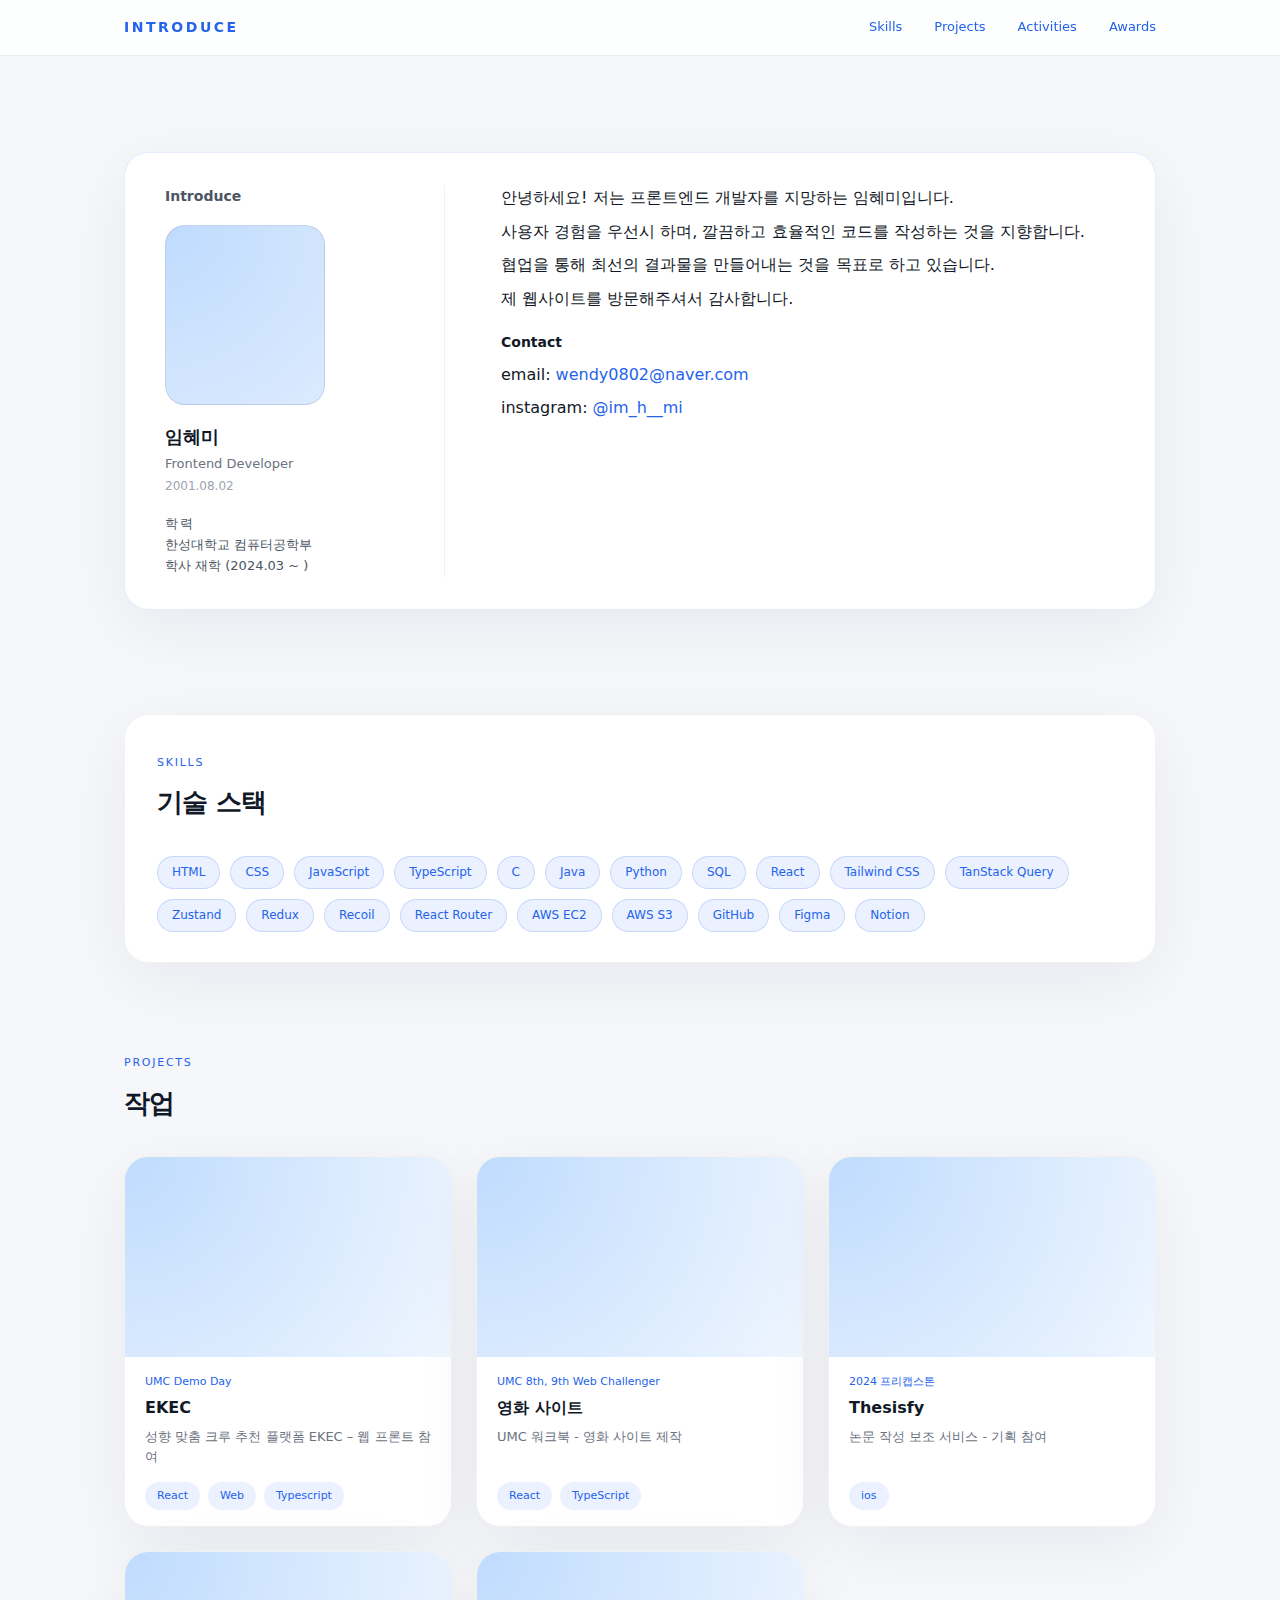
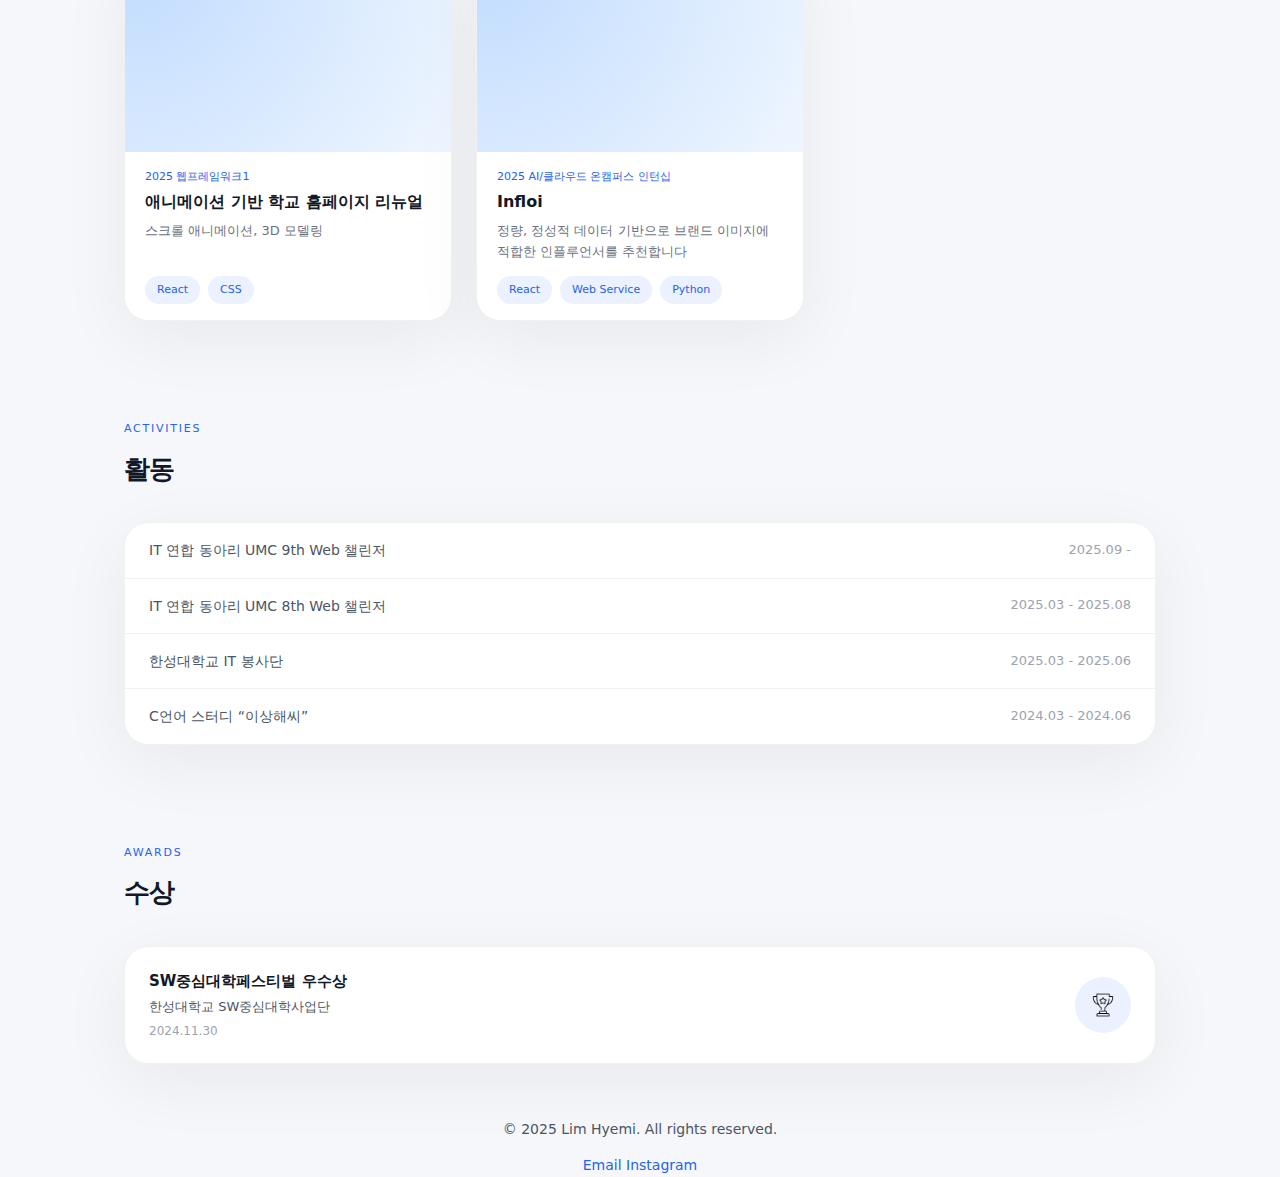
<file: index.html>
<!DOCTYPE html>
<html lang="ko">
  <head>
    <meta charset="UTF-8" />
    <meta name="viewport" content="width=device-width, initial-scale=1.0" />
    <title>Portfolio</title>
    <link rel="stylesheet" href="style.css" />
  </head>

  <body>
    <!-- 내비게이션-->
    <nav class="nav">
      <div class="nav-inner">
        <div class="nav-logo">Introduce</div>
        <ul class="nav-menu">
          <li><a href="#skills">Skills</a></li>
          <li><a href="#projects">Projects</a></li>
          <li><a href="#activities">Activities</a></li>
          <li><a href="#awards">Awards</a></li>
        </ul>
      </div>
    </nav>

    <main>
      <section class="intro-wrapper">
        <div class="intro-card">
          <div class="intro-left">
            <h3 class="section-small-title">Introduce</h3>

            <div class="profile-img-box"></div>

            <p class="name">임혜미</p>
            <p class="role">Frontend Developer</p>
            <p class="birth">2001.08.02</p>

            <div class="intro-edu">
              <p class="subtitle">학력</p>
              <p>한성대학교 컴퓨터공학부</p>
              <p>학사 재학 (2024.03 ~ )</p>
            </div>
          </div>
          <div class="intro-right">
            <p>안녕하세요! 저는 프론트엔드 개발자를 지망하는 임혜미입니다.</p>
            <p>
              사용자 경험을 우선시 하며, 깔끔하고 효율적인 코드를 작성하는 것을
              지향합니다.
            </p>
            <p>
              협업을 통해 최선의 결과물을 만들어내는 것을 목표로 하고 있습니다.
            </p>
            <p>제 웹사이트를 방문해주셔서 감사합니다.</p>

            <h4 class="contact-title">Contact</h4>
            <p>
              email:
              <a href="mailto:wendy0802@naver.com">wendy0802@naver.com</a>
            </p>
            <p>
              instagram:
              <a href="https://www.instagram.com/im_h__mi" target="_blank"
                >@im_h__mi</a
              >
            </p>
          </div>
        </div>
      </section>

      <!-- skills -->
      <section id="skills" class="section-wrapper skills-wrapper">
        <div class="skills-card">
          <p class="label">Skills</p>
          <h2 class="section-title">기술 스택</h2>

          <div class="skills-grid">
            <span>HTML</span>
            <span>CSS</span>
            <span>JavaScript</span>
            <span>TypeScript</span>
            <span>C</span>
            <span>Java</span>
            <span>Python</span>
            <span>SQL</span>
            <span>React</span>
            <span>Tailwind CSS</span>
            <span>TanStack Query</span>
            <span>Zustand</span>
            <span>Redux</span>
            <span>Recoil</span>
            <span>React Router</span>
            <span>AWS EC2</span>
            <span>AWS S3</span>
            <span>GitHub</span>
            <span>Figma</span>
            <span>Notion</span>
          </div>
        </div>
      </section>

      <!-- ---------------------- PROJECTS ---------------------- -->
      <section id="projects" class="section-wrapper projects-wrapper">
        <p class="label">Projects</p>
        <h2 class="section-title">작업</h2>

        <div class="projects-grid">
          <!-- 프로젝트 카드 1 -->
          <article class="project-card">
            <div class="thumbnail"></div>
            <p class="sub">UMC Demo Day</p>
            <h3>EKEC</h3>
            <p class="project-desc">성향 맞춤 크루 추천 플랫폼 EKEC – 웹 프론트 참여</p>

            <div class="tag-box">
              <span>React</span>
              <span>Web</span>
              <span>Typescript</span>
            </div>
          </article>

          <!-- 프로젝트 카드 2 -->
          <article class="project-card">
            <div class="thumbnail"></div>
            <p class="sub">UMC 8th, 9th Web Challenger</p>
            <h3>영화 사이트</h3>
            <p class="project-desc">
              UMC 워크북 - 영화 사이트 제작
            </p>

            <div class="tag-box">
              <span>React</span>
              <span>TypeScript</span>
            </div>
          </article>

          <!-- 프로젝트 카드 3 -->
          <article class="project-card">
            <div class="thumbnail"></div>
            <p class="sub">2024 프리캡스톤</p>
            <h3>Thesisfy</h3>
            <p class="project-desc">논문 작성 보조 서비스 - 기획 참여</p>

            <div class="tag-box">
              <span>ios</span>
            </div>
          </article>

          <article class="project-card">
            <div class="thumbnail"></div>
            <p class="sub">2025 웹프레임워크1</p>
            <h3>애니메이션 기반 학교 홈페이지 리뉴얼 </h3>
            <p class="project-desc">스크롤 애니메이션, 3D 모델링</p>

            <div class="tag-box">
              <span>React</span>
              <span>CSS</span>
            </div>
          </article>

          <article class="project-card">
            <div class="thumbnail"></div>
            <p class="sub">2025 AI/클라우드 온캠퍼스 인턴십</p>
            <h3>Infloi</h3>
            <p class="project-desc">정량, 정성적 데이터 기반으로 브랜드 이미지에 적합한 인플루언서를 추천합니다</p>

            <div class="tag-box">
              <span>React</span>
              <span>Web Service</span>
              <span>Python</span>
            </div>
          </article>

        </div>
      </section>

      <!--  ACTIVITIES -->
      <section id="activities" class="section-wrapper activities-wrapper">
        <p class="label">Activities</p>
        <h2 class="section-title">활동</h2>

        <div class="activities-card">
          <div class="activity-item">
            <span class="activity-title"> IT 연합 동아리 UMC 9th Web 챌린저</span>
            <span class="date">2025.09 -</span>
          </div>

          <div class="activity-item">
            <span class="activity-title">IT 연합 동아리 UMC 8th Web 챌린저</span>
            <span class="date">2025.03 - 2025.08</span>
          </div>

          <div class="activity-item">
            <span class="activity-title">한성대학교 IT 봉사단</span>
            <span class="date">2025.03 - 2025.06</span>
          </div>

          <div class="activity-item">
            <span class="activity-title">C언어 스터디 “이상해씨”</span>
            <span class="date">2024.03 - 2024.06</span>
          </div>
        </div>
      </section>

      <!-- AWARDS -->
      <section id="awards" class="section-wrapper awards-wrapper">
        <p class="label">Awards</p>
        <h2 class="section-title">수상</h2>

        <div class="award-card">
          <div class="award-left">
            <p class="award-title">SW중심대학페스티벌 우수상</p>
            <p class="award-sub">한성대학교 SW중심대학사업단</p>
            <p class="award-date">2024.11.30</p>
          </div>

          <div class="award-icon">
            <img src="awards.png" alt="수상" />
          </div>
        </div>
      </section>
    </main>

    <!-- FOOTER -->
    <footer class="footer">
      <p>© 2025 Lim Hyemi. All rights reserved.</p>
      <div class="footer-links">
        <a href="mailto:wendy0802@naver.com">Email</a>
        <a href="https://www.instagram.com/im_h__mi" target="_blank"
          >Instagram</a
        >
      </div>
    </footer>
  </body>
</html>
</file>
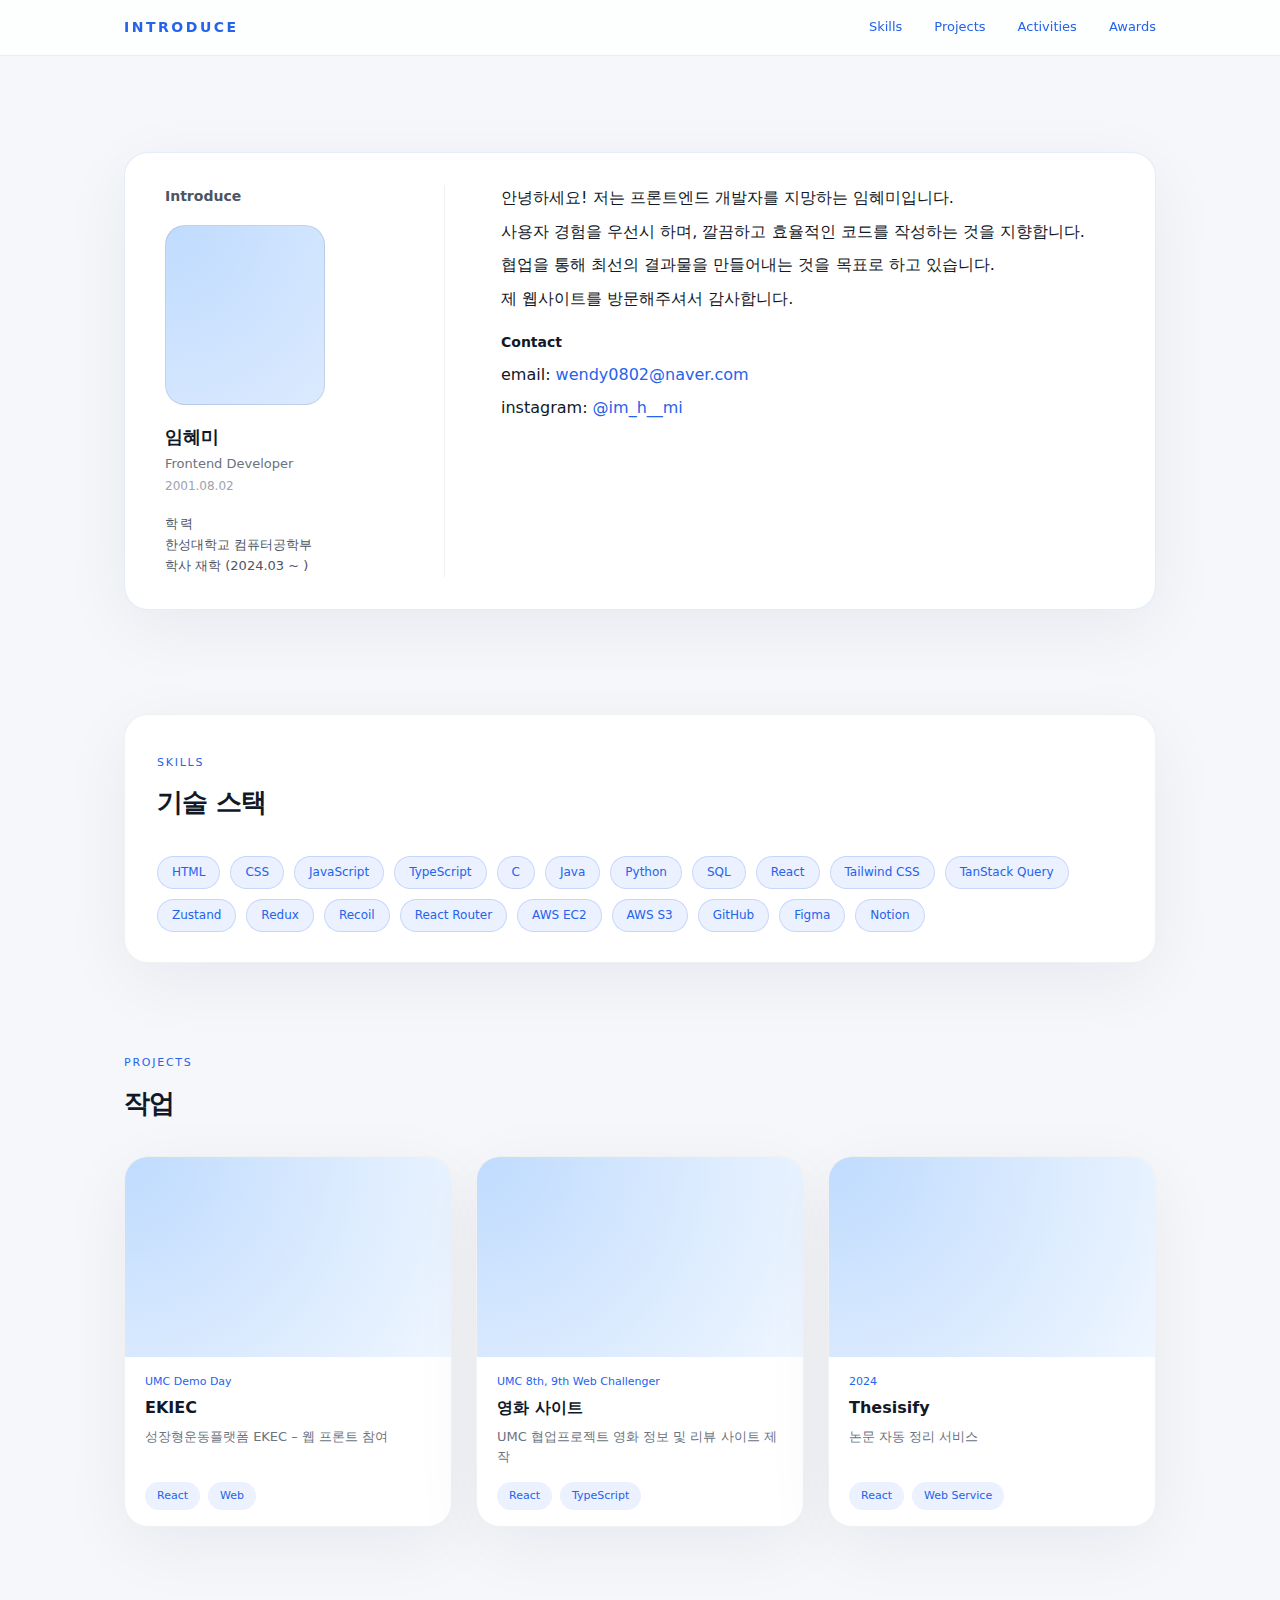
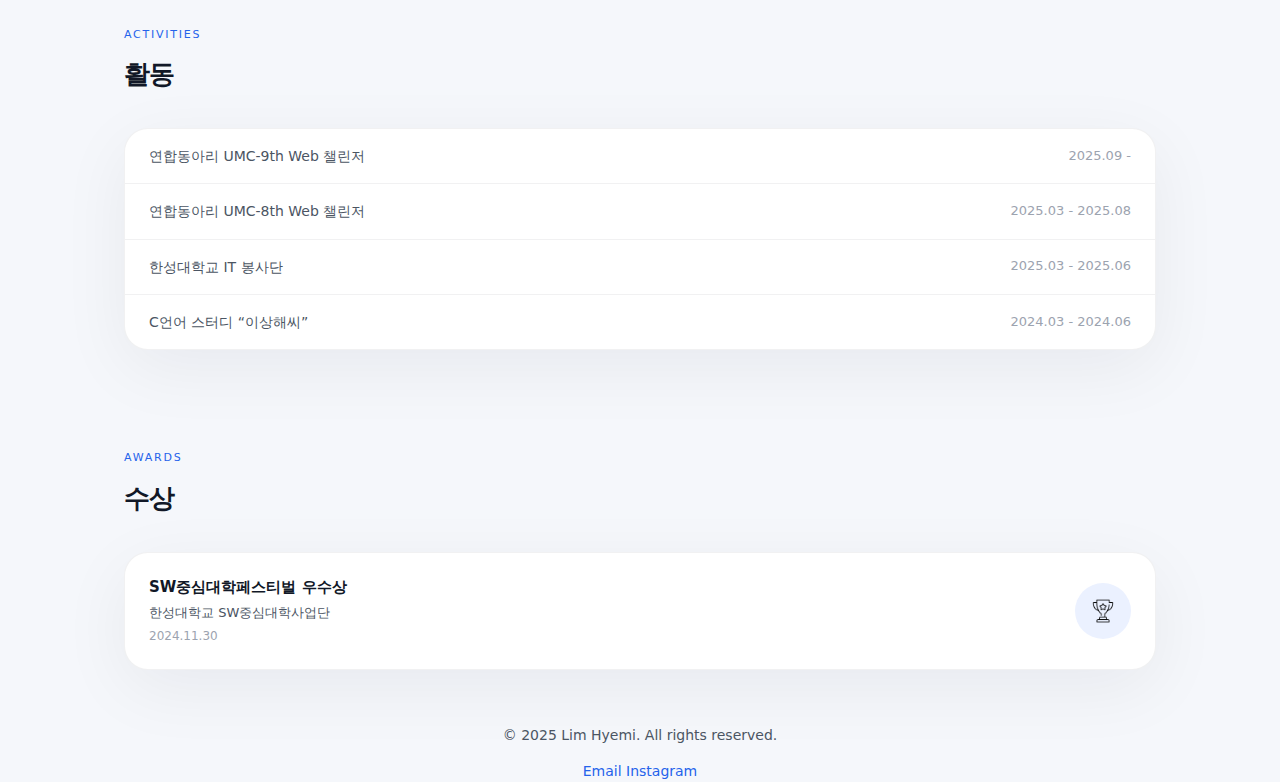
<file: Introduce.html>
<!DOCTYPE html>
<html lang="ko">
  <head>
    <meta charset="UTF-8" />
    <meta name="viewport" content="width=device-width, initial-scale=1.0" />
    <title>Portfolio</title>
    <link rel="stylesheet" href="style.css" />
  </head>

  <body>
    <!-- ---------------------- NAV ---------------------- -->
    <nav class="nav">
      <div class="nav-inner">
        <div class="nav-logo">Introduce</div>
        <ul class="nav-menu">
          <li><a href="#skills">Skills</a></li>
          <li><a href="#projects">Projects</a></li>
          <li><a href="#activities">Activities</a></li>
          <li><a href="#awards">Awards</a></li>
        </ul>
      </div>
    </nav>

    <main>
      <section class="intro-wrapper">
        <div class="intro-card">
          <div class="intro-left">
            <h3 class="section-small-title">Introduce</h3>

            <div class="profile-img-box"></div>

            <p class="name">임혜미</p>
            <p class="role">Frontend Developer</p>
            <p class="birth">2001.08.02</p>

            <div class="intro-edu">
              <p class="subtitle">학력</p>
              <p>한성대학교 컴퓨터공학부</p>
              <p>학사 재학 (2024.03 ~ )</p>
            </div>
          </div>

          <div class="intro-right">
            <p>안녕하세요! 저는 프론트엔드 개발자를 지망하는 임혜미입니다.</p>
            <p>
              사용자 경험을 우선시 하며, 깔끔하고 효율적인 코드를 작성하는 것을
              지향합니다.
            </p>
            <p>
              협업을 통해 최선의 결과물을 만들어내는 것을 목표로 하고 있습니다.
            </p>
            <p>제 웹사이트를 방문해주셔서 감사합니다.</p>

            <h4 class="contact-title">Contact</h4>
            <p>
              email:
              <a href="mailto:wendy0802@naver.com">wendy0802@naver.com</a>
            </p>
            <p>
              instagram:
              <a href="https://www.instagram.com/im_h__mi" target="_blank"
                >@im_h__mi</a
              >
            </p>
          </div>
        </div>
      </section>

      <!-- ---------------------- SKILLS ---------------------- -->
      <section id="skills" class="section-wrapper skills-wrapper">
        <div class="skills-card">
          <p class="label">Skills</p>
          <h2 class="section-title">기술 스택</h2>

          <div class="skills-grid">
            <span>HTML</span>
            <span>CSS</span>
            <span>JavaScript</span>
            <span>TypeScript</span>
            <span>C</span>
            <span>Java</span>
            <span>Python</span>
            <span>SQL</span>
            <span>React</span>
            <span>Tailwind CSS</span>
            <span>TanStack Query</span>
            <span>Zustand</span>
            <span>Redux</span>
            <span>Recoil</span>
            <span>React Router</span>
            <span>AWS EC2</span>
            <span>AWS S3</span>
            <span>GitHub</span>
            <span>Figma</span>
            <span>Notion</span>
          </div>
        </div>
      </section>

      <!-- ---------------------- PROJECTS ---------------------- -->
      <section id="projects" class="section-wrapper projects-wrapper">
        <p class="label">Projects</p>
        <h2 class="section-title">작업</h2>

        <div class="projects-grid">
          <!-- 프로젝트 카드 1 -->
          <article class="project-card">
            <div class="thumbnail"></div>
            <p class="sub">UMC Demo Day</p>
            <h3>EKIEC</h3>
            <p class="project-desc">성장형운동플랫폼 EKEC – 웹 프론트 참여</p>

            <div class="tag-box">
              <span>React</span>
              <span>Web</span>
            </div>
          </article>

          <!-- 프로젝트 카드 2 -->
          <article class="project-card">
            <div class="thumbnail"></div>
            <p class="sub">UMC 8th, 9th Web Challenger</p>
            <h3>영화 사이트</h3>
            <p class="project-desc">
              UMC 협업프로젝트 영화 정보 및 리뷰 사이트 제작
            </p>

            <div class="tag-box">
              <span>React</span>
              <span>TypeScript</span>
            </div>
          </article>

          <!-- 프로젝트 카드 3 -->
          <article class="project-card">
            <div class="thumbnail"></div>
            <p class="sub">2024</p>
            <h3>Thesisify</h3>
            <p class="project-desc">논문 자동 정리 서비스</p>

            <div class="tag-box">
              <span>React</span>
              <span>Web Service</span>
            </div>
          </article>
        </div>
      </section>

      <!-- ---------------------- ACTIVITIES ---------------------- -->
      <section id="activities" class="section-wrapper activities-wrapper">
        <p class="label">Activities</p>
        <h2 class="section-title">활동</h2>

        <div class="activities-card">
          <div class="activity-item">
            <span class="activity-title">연합동아리 UMC-9th Web 챌린저</span>
            <span class="date">2025.09 -</span>
          </div>

          <div class="activity-item">
            <span class="activity-title">연합동아리 UMC-8th Web 챌린저</span>
            <span class="date">2025.03 - 2025.08</span>
          </div>

          <div class="activity-item">
            <span class="activity-title">한성대학교 IT 봉사단</span>
            <span class="date">2025.03 - 2025.06</span>
          </div>

          <div class="activity-item">
            <span class="activity-title">C언어 스터디 “이상해씨”</span>
            <span class="date">2024.03 - 2024.06</span>
          </div>
        </div>
      </section>

      <!-- ---------------------- AWARDS ---------------------- -->
      <section id="awards" class="section-wrapper awards-wrapper">
        <p class="label">Awards</p>
        <h2 class="section-title">수상</h2>

        <div class="award-card">
          <div class="award-left">
            <p class="award-title">SW중심대학페스티벌 우수상</p>
            <p class="award-sub">한성대학교 SW중심대학사업단</p>
            <p class="award-date">2024.11.30</p>
          </div>

          <div class="award-icon">
            <img src="awards.png" alt="수상" />
          </div>
        </div>
      </section>
    </main>

    <!-- ---------------------- FOOTER ---------------------- -->
    <footer class="footer">
      <p>© 2025 Lim Hyemi. All rights reserved.</p>
      <div class="footer-links">
        <a href="mailto:wendy0802@naver.com">Email</a>
        <a href="https://www.instagram.com/im_h__mi" target="_blank"
          >Instagram</a
        >
      </div>
    </footer>
  </body>
</html>
</file>
<file: style.css>
:root {
  --primary: #2563eb;
  --primary-soft: #ebf1ff;
  --bg: #f5f7fb;
  --card-bg: #ffffff;
  --text-main: #111827;
  --text-sub: #6b7280;
  --border-subtle: rgba(15, 23, 42, 0.06);
  --radius-lg: 24px;
  --shadow-soft: 0 18px 70px rgba(15, 23, 42, 0.06);
  --transition-fast: 0.2s ease;
  --max-width: 1080px;
}

*,
*::before,
*::after {
  box-sizing: border-box;
}

html {
  scroll-behavior: smooth;
}

body {
  margin: 0;
  font-family: system-ui, -apple-system, BlinkMacSystemFont, "Segoe UI",
    sans-serif;
  background-color: var(--bg);
  color: var(--text-main);
  line-height: 1.6;
}

a {
  color: var(--primary);
  text-decoration: none;
}

a:hover {
  text-decoration: underline;
}

main {
  padding-top: 80px;
}

/* 네이게이션 */

.nav {
  position: fixed;
  inset: 0 0 auto 0;
  height: 56px;
  background-color: #ffffffcc;
  backdrop-filter: blur(14px);
  border-bottom: 1px solid rgba(148, 163, 184, 0.18);
  z-index: 100;
}

.nav-inner {
  max-width: var(--max-width);
  margin: 0 auto;
  height: 100%;
  display: flex;
  align-items: center;
  justify-content: space-between;
  padding: 0 24px;
}

.nav-logo {
  font-weight: 700;
  font-size: 14px;
  letter-spacing: 0.18em;
  text-transform: uppercase;
  color: var(--primary);
}

.nav-menu {
  list-style: none;
  display: flex;
  gap: 32px;
  margin: 0;
  padding: 0;
  font-size: 13px;
  color: #6b7280;
}

.nav-menu a {
  position: relative;
  padding-bottom: 2px;
  transition: color var(--transition-fast);
}

.nav-menu a::after {
  content: "";
  position: absolute;
  left: 0;
  bottom: 0;
  width: 0;
  height: 2px;
  border-radius: 999px;
  background: var(--primary);
  transition: width var(--transition-fast);
}

.nav-menu a:hover {
  color: var(--primary);
}

.nav-menu a:hover::after {
  width: 100%;
}

/* 공통 섹션 */

.section-wrapper,
.intro-wrapper {
  max-width: var(--max-width);
  margin: 0 auto;
  padding: 64px 24px 40px;
}

.section-title {
  margin: 6px 0 32px;
  font-size: 26px;
  font-weight: 600;
  letter-spacing: -0.03em;
}

.label {
  font-size: 11px;
  font-weight: 500;
  letter-spacing: 0.16em;
  text-transform: uppercase;
  color: var(--primary);
}

/*인트로*/
.intro-wrapper {
  padding-top: 72px;
}

.intro-card {
  display: grid;
  grid-template-columns: minmax(240px, 280px) minmax(0, 1fr);
  gap: 56px;
  background-color: var(--card-bg);
  border-radius: var(--radius-lg);
  padding: 32px 40px;
  box-shadow: var(--shadow-soft);
  border: 1px solid rgba(37, 99, 235, 0.12);
}

.intro-left {
  border-right: 1px solid var(--border-subtle);
  padding-right: 32px;
}

.section-small-title {
  margin: 0 0 18px;
  font-size: 14px;
  font-weight: 600;
  color: #4b5563;
}

.profile-img-box {
  width: 160px;
  height: 180px;
  border-radius: 20px;
  background: radial-gradient(circle at 0% 0%, #bfdbfe, #dbeafe);
  border: 1px solid rgba(148, 163, 184, 0.3);
  margin-bottom: 18px;
}

.name {
  margin: 0;
  font-weight: 600;
  font-size: 18px;
}

.role {
  margin: 2px 0;
  font-size: 13px;
  color: var(--text-sub);
}

.birth {
  margin: 0 0 18px;
  font-size: 12px;
  color: #9ca3af;
}

.subtitle {
  margin: 8px 0 4px;
  font-size: 11px;
  text-transform: uppercase;
  letter-spacing: 0.18em;
  color: #9ca3af;
}

.intro-edu p {
  margin: 0;
  font-size: 13px;
  color: #4b5563;
}

.footer {
  text-align: center;
  font-size: 14px;
  color: #4b5563;
}

.intro-right p {
  margin: 0 0 8px;
}

.contact-title {
  margin-top: 20px;
  margin-bottom: 8px;
  font-size: 14px;
  font-weight: 600;
  color: #111827;
}

/* 스킬 */

.skills-card {
  background-color: var(--card-bg);
  border-radius: var(--radius-lg);
  padding: 28px 32px 30px;
  box-shadow: var(--shadow-soft);
  border: 1px solid var(--border-subtle);
}

.skills-grid {
  margin-top: 12px;
  display: flex;
  flex-wrap: wrap;
  gap: 10px;
}

.skills-grid span {
  font-size: 12px;
  padding: 6px 14px;
  border-radius: 999px;
  background: var(--primary-soft);
  color: var(--primary);
  border: 1px solid rgba(37, 99, 235, 0.18);
  white-space: nowrap;
}

/* 작업 */

.projects-wrapper {
  padding-top: 40px;
}

.projects-grid {
  display: grid;
  grid-template-columns: repeat(3, minmax(0, 1fr));
  gap: 24px;
}

.project-card {
  background-color: var(--card-bg);
  border-radius: var(--radius-lg);
  border: 1px solid var(--border-subtle);
  box-shadow: var(--shadow-soft);
  overflow: hidden;
  transition: transform var(--transition-fast),
    box-shadow var(--transition-fast), border-color var(--transition-fast);
  display: flex;
  flex-direction: column;
}

.project-card:hover {
  transform: translateY(-4px);
  box-shadow: 0 26px 80px rgba(37, 99, 235, 0.18);
  border-color: rgba(37, 99, 235, 0.5);
}

.thumbnail {
  height: 200px;
  background: radial-gradient(circle at 0 0, #bfdbfe, #eff6ff);
}

.project-card .sub {
  margin: 16px 20px 4px;
  font-size: 11px;
  color: var(--primary);
}

.project-card h3 {
  margin: 0 20px 6px;
  font-size: 16px;
  font-weight: 600;
}

.project-desc {
  margin: 0 20px 14px;
  font-size: 13px;
  color: #6b7280;
}

.tag-box {
  margin: auto 20px 16px;
  display: flex;
  flex-wrap: wrap;
  gap: 8px;
}

.tag-box span {
  font-size: 11px;
  padding: 5px 12px;
  border-radius: 999px;
  background-color: var(--primary-soft);
  color: var(--primary);
}

/* 작업 */

.activities-wrapper {
  padding-top: 48px;
}

.activities-card {
  margin-top: 8px;
  background-color: var(--card-bg);
  border-radius: var(--radius-lg);
  box-shadow: var(--shadow-soft);
  border: 1px solid var(--border-subtle);
  overflow: hidden;
}

.activity-item {
  display: flex;
  justify-content: space-between;
  align-items: center;
  padding: 16px 24px;
  font-size: 14px;
  color: #4b5563;
  border-bottom: 1px solid var(--border-subtle);
}

.activity-item:last-child {
  border-bottom: none;
}

.activity-title {
  flex: 1;
}

.activity-item .date {
  font-size: 13px;
  color: #9ca3af;
}

/* 수상 */

.awards-wrapper {
  padding-top: 48px;
  padding-bottom: 40px;
}

.award-card {
  margin-top: 10px;
  background-color: var(--card-bg);
  border-radius: var(--radius-lg);
  box-shadow: var(--shadow-soft);
  border: 1px solid var(--border-subtle);
  padding: 22px 24px;
  display: flex;
  justify-content: space-between;
  align-items: center;
}

.award-title {
  margin: 0 0 4px;
  font-size: 15px;
  font-weight: 600;
}

.award-sub {
  margin: 0 0 4px;
  font-size: 13px;
  color: #4b5563;
}

.award-date {
  margin: 0;
  font-size: 12px;
  color: #9ca3af;
}

.award-icon {
  width: 56px;
  height: 56px;
  border-radius: 999px;
  background: var(--primary-soft);
  display: flex;
  align-items: center;
  justify-content: center;
  overflow: hidden;
}

.award-icon img {
  width: 26px;
  height: 26px;
  object-fit: contain;
  display: block;
}

@media (max-width: 900px) {
  .intro-card {
    grid-template-columns: 1fr;
    gap: 32px;
  }
  .intro-left {
    border-right: none;
    border-bottom: 1px solid var(--border-subtle);
    padding-right: 0;
    padding-bottom: 20px;
  }
  .projects-grid {
    grid-template-columns: repeat(2, minmax(0, 1fr));
  }
}

@media (max-width: 640px) {
  .nav-inner {
    justify-content: space-between;
  }

  .nav-menu {
    display: none;
  }

  .section-wrapper,
  .intro-wrapper {
    padding-inline: 18px;
  }

  .intro-card,
  .skills-card,
  .activities-card,
  .award-card {
    padding-inline: 20px;
  }

  .projects-grid {
    grid-template-columns: 1fr;
  }

  .profile-img-box {
    width: 140px;
    height: 160px;
  }
}
</file>
